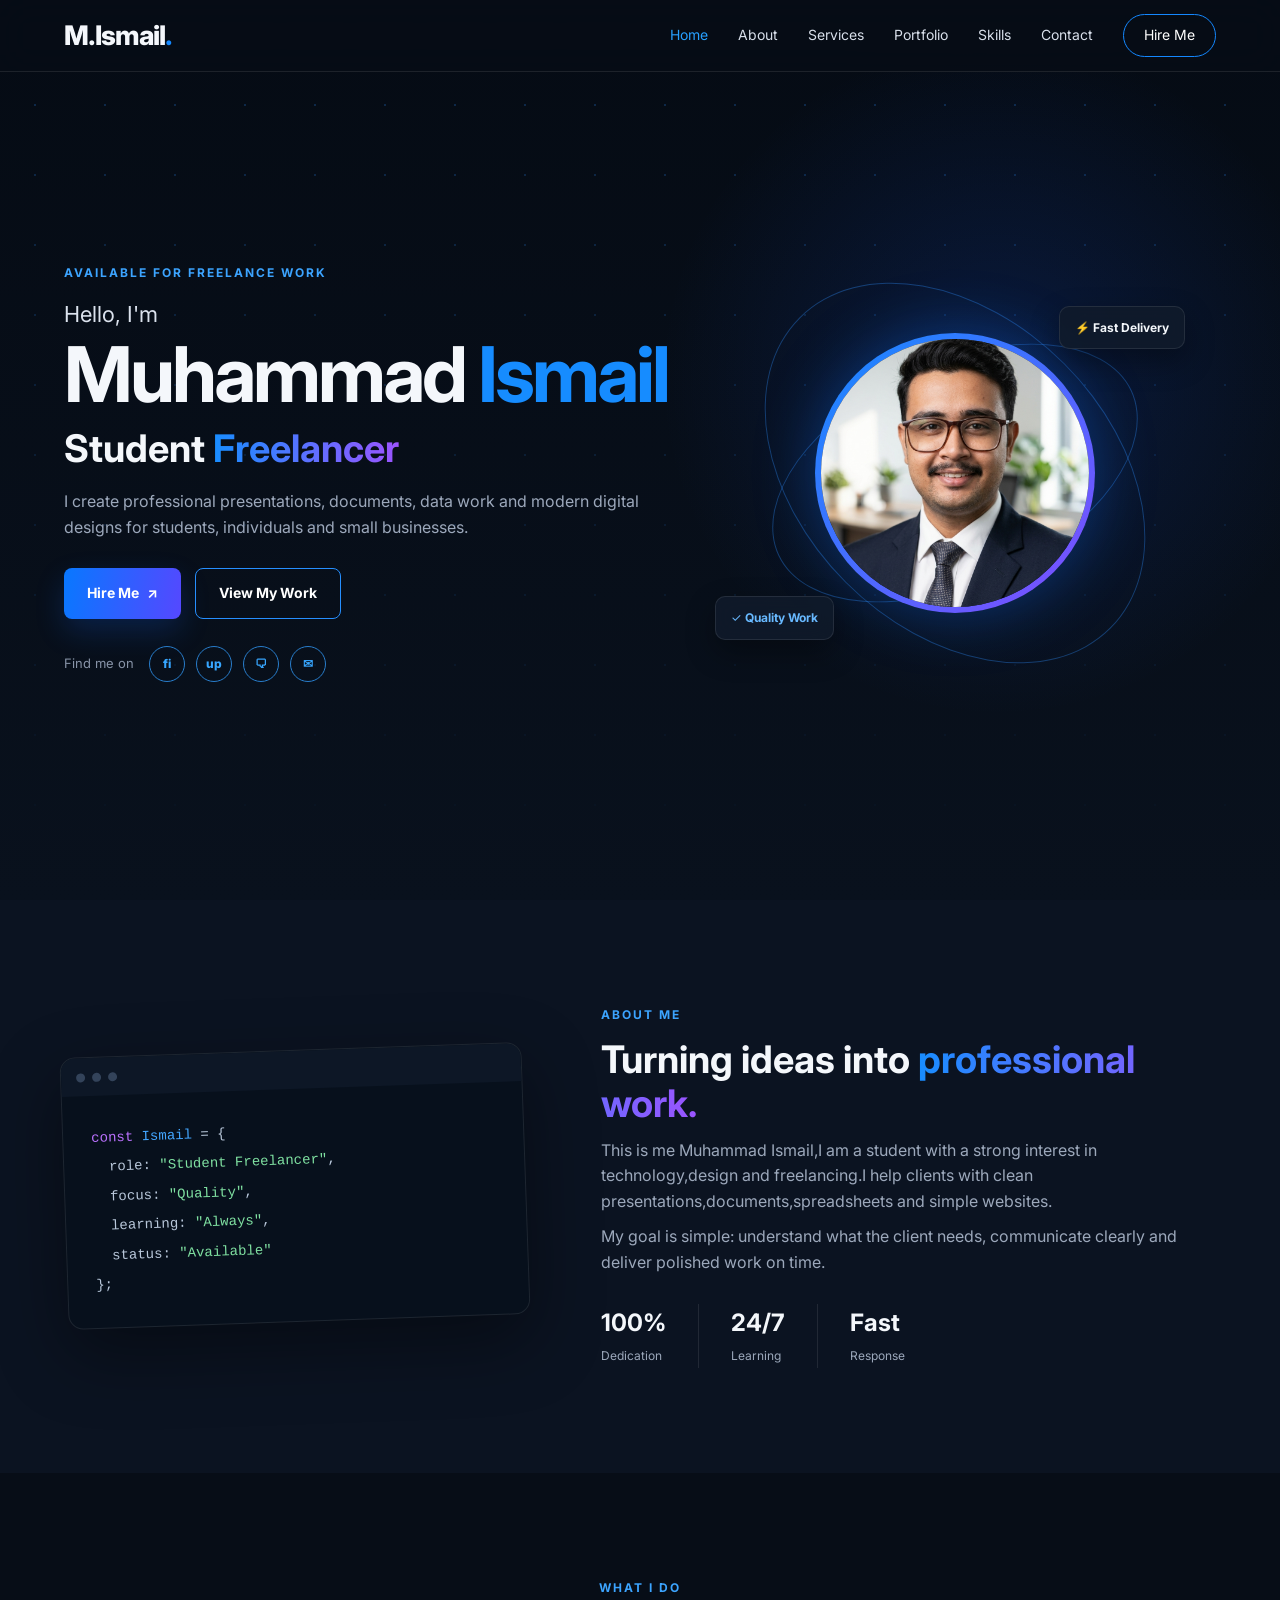
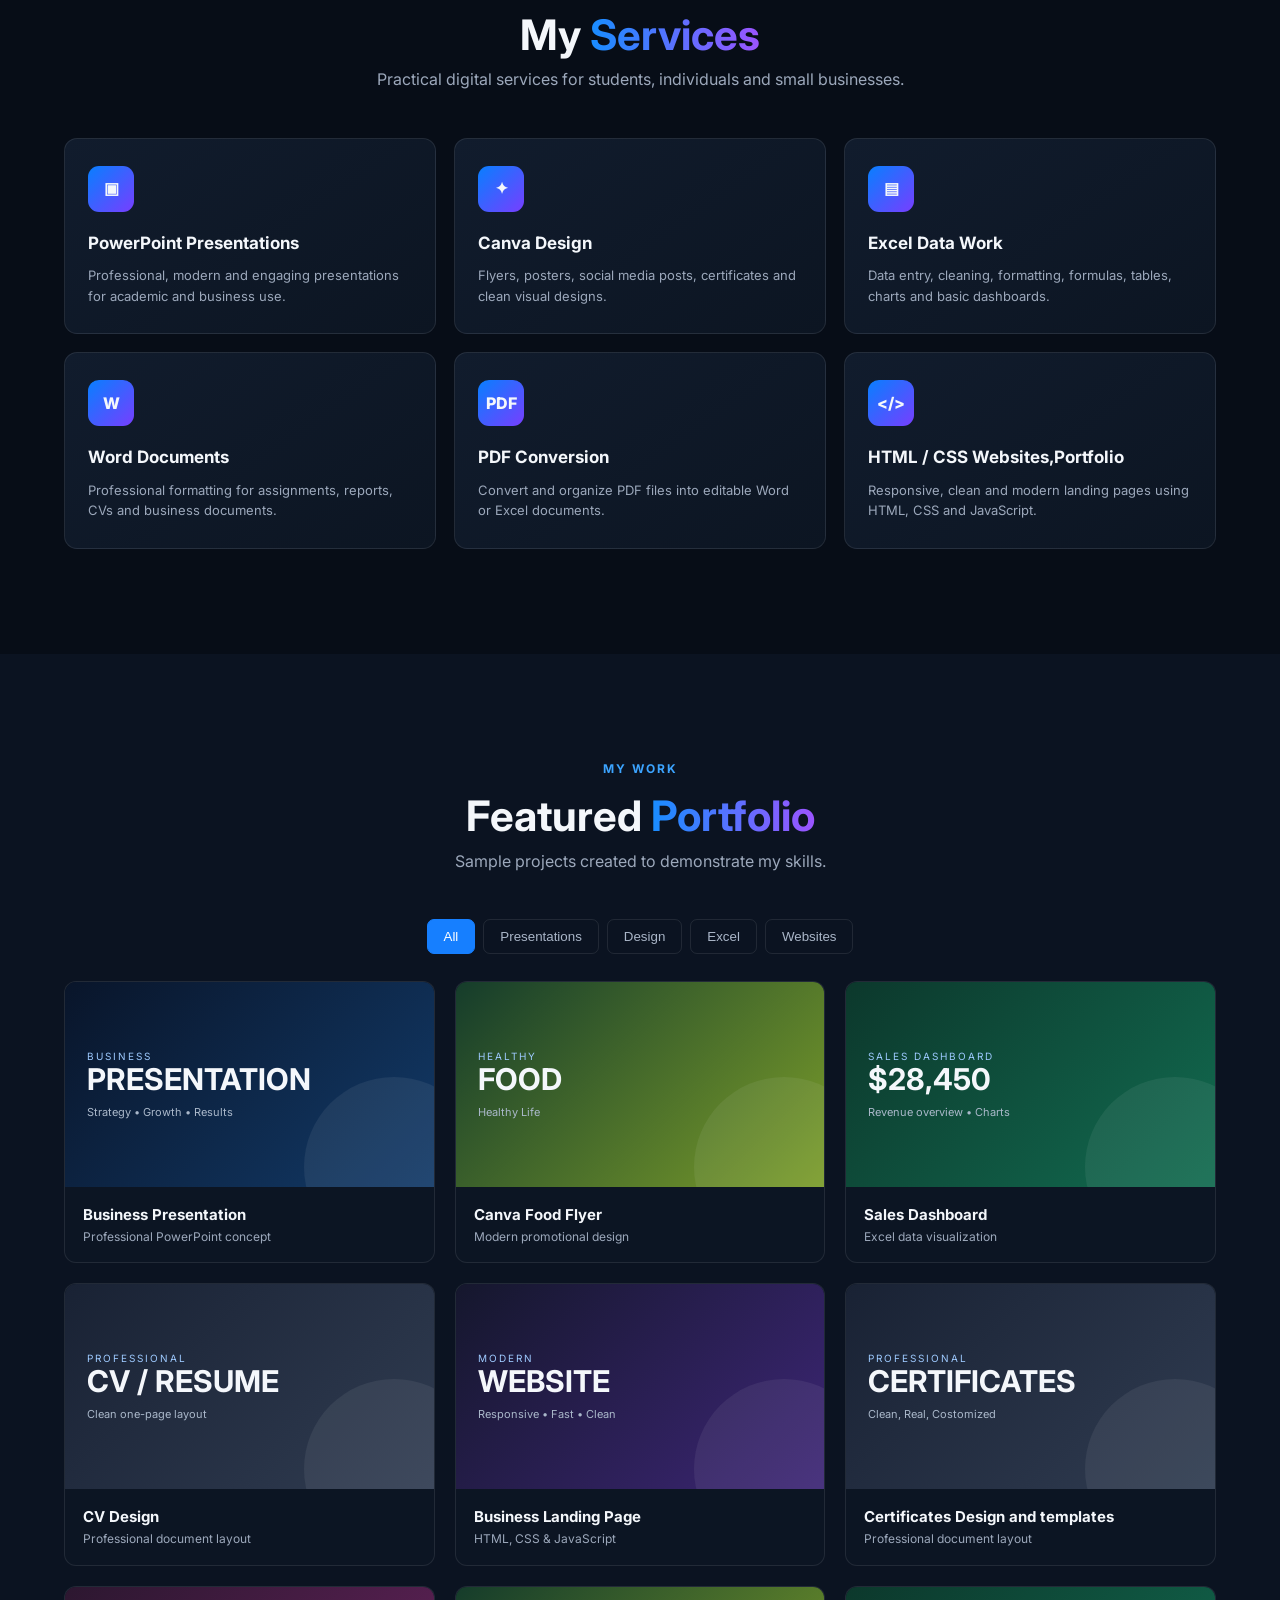
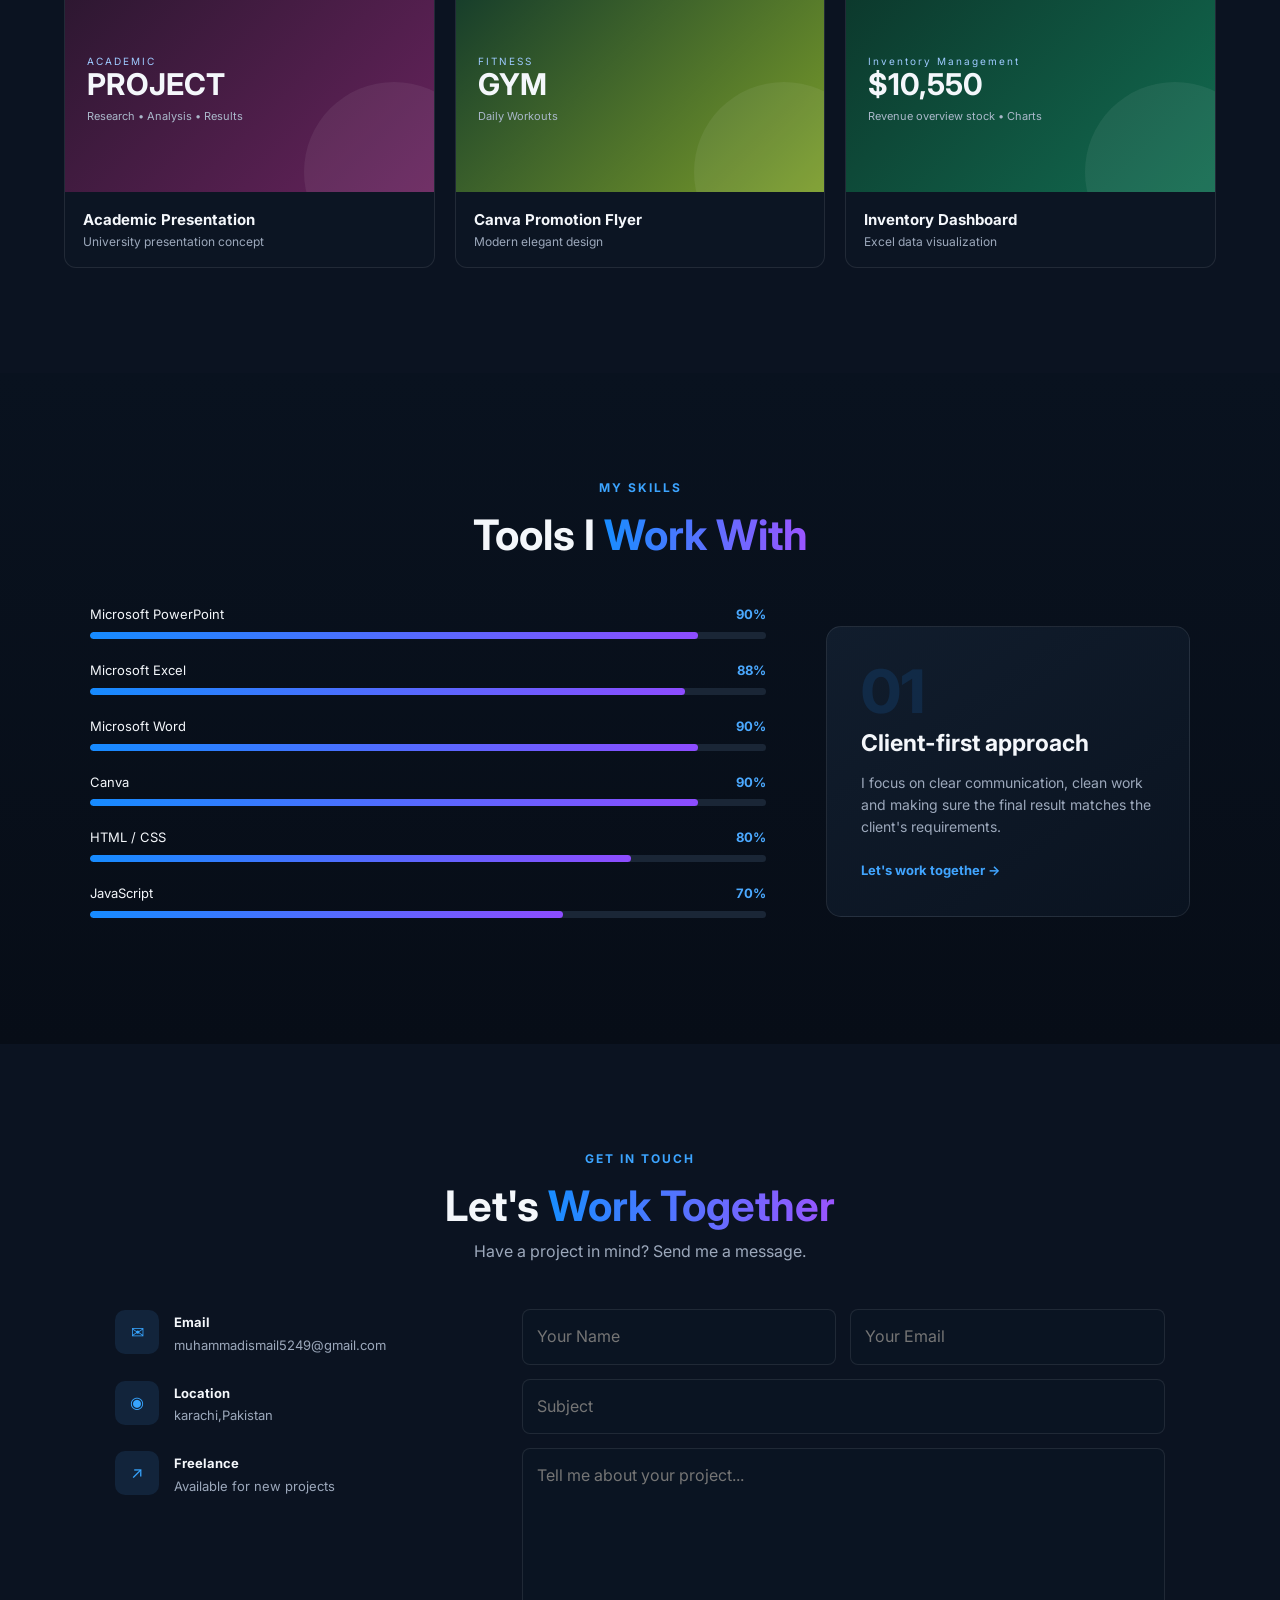
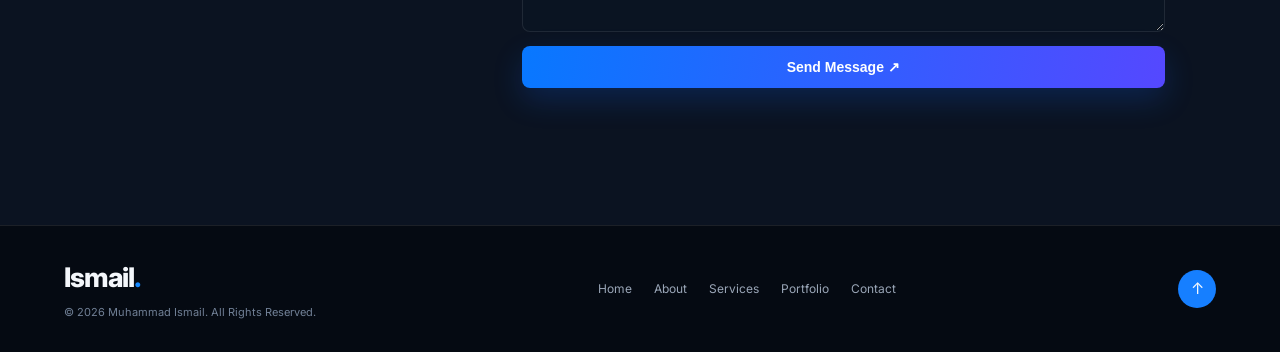
<file: index.html>
<!DOCTYPE html>
<html lang="en">
<head>
  <meta charset="UTF-8">
  <meta name="viewport" content="width=device-width, initial-scale=1.0">
  <meta name="description" content="Muhammad Ismail - Student Freelancer Portfolio">
  <link rel="icon" type="image/jpg" href="profile.jpg">
  <title>Muhammad Ismail | Student Freelancer</title>
  <link rel="preconnect" href="https://fonts.googleapis.com">
  <link rel="preconnect" href="https://fonts.gstatic.com" crossorigin>
  <link href="https://fonts.googleapis.com/css2?family=Inter:wght@400;500;600;700;800&display=swap" rel="stylesheet">
  <link rel="stylesheet" href="style.css">
</head>
<body>
  <div class="cursor-glow"></div>

  <header class="header">
    <a href="#home" class="logo">M.Ismail<span>.</span></a>
    <button class="menu-toggle" aria-label="Open menu">☰</button>
    <nav class="nav">
      <a class="active" href="#home">Home</a>
      <a href="#about">About</a>
      <a href="#services">Services</a>
      <a href="#portfolio">Portfolio</a>
      <a href="#skills">Skills</a>
      <a href="#contact">Contact</a>
      <a href="#contact" class="hire-btn">Hire Me</a>
    </nav>
  </header>

  <main>
    <section id="home" class="hero section">
      <div class="particles"></div>
      <div class="hero-copy reveal">
        <p class="eyebrow">AVAILABLE FOR FREELANCE WORK</p>
        <p class="hello">Hello, I'm</p>
        <h1>Muhammad <span>Ismail</span></h1>
        <h2>Student <span>Freelancer</span></h2>
        <p class="hero-text">
          I create professional presentations, documents, data work and modern digital designs
          for students, individuals and small businesses.
        </p>
        <div class="hero-actions">
          <a href="#contact" class="btn primary">Hire Me <span>↗</span></a>
          <a href="#portfolio" class="btn secondary">View My Work</a>
        </div>
        <div class="socials">
          <span>Find me on</span>
          <a href="#" aria-label="Fiverr">fi</a>
          <a href="#" aria-label="Upwork">up</a>
          <a href="https://wa.me/923249226126"target="_blank"aria-label="WhatsApp">🗨</a>
          <a href="https://mail.google.com/mail/?view=cm&fs=1&to=muhammadismail5249@gmail.com" target="_blank" aria-label="Email">✉</a>        </div>
      </div>

      <div class="hero-visual reveal">
        <div class="orbit orbit-one"></div>
        <div class="orbit orbit-two"></div>
        <div class="profile-ring">
          <div class="profile-placeholder">
             <img src="profile.jpg" alt="Muhammad Ismail">
          </div>
        </div>
        <div class="floating-card card-one">⚡ <b>Fast Delivery</b></div>
        <div class="floating-card card-two">✓ <b>Quality Work</b></div>
      </div>
    </section>

    <section id="about" class="section about">
      <div class="about-image reveal">
        <div class="code-window">
          <div class="window-bar"><i></i><i></i><i></i></div>
          <pre><span class="purple">const</span> <span class="blue">Ismail</span> = {
  role: <span class="green">"Student Freelancer"</span>,
  focus: <span class="green">"Quality"</span>,
  learning: <span class="green">"Always"</span>,
  status: <span class="green">"Available"</span>
};</pre>
        </div>
      </div>
      <div class="about-content reveal">
        <p class="section-label">ABOUT ME</p>
        <h2>Turning ideas into <span>professional work.</span></h2>
        <p>
          This is me Muhammad Ismail,I am a student with a strong interest in technology,design and
          freelancing.I help clients with clean presentations,documents,spreadsheets and
          simple websites.
        </p>
        <p>
          My goal is simple: understand what the client needs, communicate clearly and deliver
          polished work on time.
        </p>
        <div class="stats">
          <div><strong>100%</strong><span>Dedication</span></div>
          <div><strong>24/7</strong><span>Learning</span></div>
          <div><strong>Fast</strong><span>Response</span></div>
        </div>
      </div>
    </section>

    <section id="services" class="section">
      <div class="section-heading reveal">
        <p class="section-label">WHAT I DO</p>
        <h2>My <span>Services</span></h2>
        <p>Practical digital services for students, individuals and small businesses.</p>
      </div>

      <div class="service-grid">
        <article class="service-card reveal"><div class="icon">▣</div><h3>PowerPoint Presentations</h3><p>Professional, modern and engaging presentations for academic and business use.</p></article>
        <article class="service-card reveal"><div class="icon">✦</div><h3>Canva Design</h3><p>Flyers, posters, social media posts, certificates and clean visual designs.</p></article>
        <article class="service-card reveal"><div class="icon">▤</div><h3>Excel Data Work</h3><p>Data entry, cleaning, formatting, formulas, tables, charts and basic dashboards.</p></article>
        <article class="service-card reveal"><div class="icon">W</div><h3>Word Documents</h3><p>Professional formatting for assignments, reports, CVs and business documents.</p></article>
        <article class="service-card reveal"><div class="icon">PDF</div><h3>PDF Conversion</h3><p>Convert and organize PDF files into editable Word or Excel documents.</p></article>
        <article class="service-card reveal"><div class="icon">&lt;/&gt;</div><h3>HTML / CSS Websites,Portfolio</h3><p>Responsive, clean and modern landing pages using HTML, CSS and JavaScript.</p></article>
      </div>
    </section>

    <section id="portfolio" class="section portfolio">
      <div class="section-heading reveal">
        <p class="section-label">MY WORK</p>
        <h2>Featured <span>Portfolio</span></h2>
        <p>Sample projects created to demonstrate my skills.</p>
      </div>

      <div class="filters reveal">
        <button class="filter active" data-filter="all">All</button>
        <button class="filter" data-filter="presentation">Presentations</button>
        <button class="filter" data-filter="design">Design</button>
        <button class="filter" data-filter="excel">Excel</button>
        <button class="filter" data-filter="web">Websites</button>
      </div>

      <div class="portfolio-grid">
      <a href="https://docs.google.com/presentation/d/e/2PACX-1vQ9EvlPSG4o4XwT_IqhSb343CEzPjnAFYWs-Srt_BkLP_o9nIYdHU1rQt0R4cli_vLFjtCl6Ilx6lZ0/pub?start=true&loop=false&delayms=3000" target="_blank">
        <article class="project reveal" data-category="presentation">
          <div class="project-preview presentation-preview"><small>BUSINESS</small><strong>PRESENTATION</strong><span>Strategy • Growth • Results</span></div>
          <div class="project-info"><h3>Business Presentation</h3><p>Professional PowerPoint concept</p></div>
        </article>
      </a>
      <a href="portfolio_demos/canva/FreshBite_Healthy_Food_Flyer.pdf" target="_blank">
        <article class="project reveal" data-category="design">
          <div class="project-preview design-preview"><small>HEALTHY</small><strong>FOOD</strong><span>Healthy Life</span></div>
          <div class="project-info"><h3>Canva Food Flyer</h3><p>Modern promotional design</p></div>
        </article>
      </a>
      <a href="https://docs.google.com/spreadsheets/d/11xEQh02WxJA2PEeQP0-7pApDPvlnrhSb/edit?usp=sharing&ouid=103864568103376721394&rtpof=true&sd=true" target="_blank">
        <article class="project reveal" data-category="excel">
          <div class="project-preview excel-preview"><small>SALES DASHBOARD</small><strong>$28,450</strong><span>Revenue overview • Charts</span></div>
          <div class="project-info"><h3>Sales Dashboard</h3><p>Excel data visualization</p></div>
        </article>
      </a>
      <a href="https://docs.google.com/document/d/e/2PACX-1vR-H7ofBLmMuUugTfJaitJ6tb3MfGveWKKubimO5EyFiuIufeFYe_IhRJ5NgppYKIF-kqU5XofCYb2K/pub" target="_blank">
        <article class="project reveal" data-category="design">
          <div class="project-preview cv-preview"><small>PROFESSIONAL</small><strong>CV / RESUME</strong><span>Clean one-page layout</span></div>
          <div class="project-info"><h3>CV Design</h3><p>Professional document layout</p></div>
        </article>
      </a>
      <a href="portfolio_demos/website-demo/landingpage.html" target="_blank">
          <article class="project reveal" data-category="web">
          <div class="project-preview web-preview"><small>MODERN</small><strong>WEBSITE</strong><span>Responsive • Fast • Clean</span></div>
          <div class="project-info"><h3>Business Landing Page</h3><p>HTML, CSS & JavaScript</p></div>
        </article>
      </a>
      <a href="portfolio_demos/word/Certficates.pdf" target="_blank">
        <article class="project reveal" data-category="design">
          <div class="project-preview cv-preview"><small>PROFESSIONAL</small><strong>CERTIFICATES</strong><span>Clean, Real, Costomized</span></div>
          <div class="project-info"><h3>Certificates Design and templates</h3><p>Professional document layout</p></div>
        </article>
      </a>
      <a href="https://docs.google.com/presentation/d/e/2PACX-1vT3UYHKWd8Lc_nZu9o02Yv4osR16dUj2tOhq0pBeEeKrJ58E3ygMscA77oAHjPl_m_kpDwqGxwlkdIF/pub?start=true&loop=false&delayms=3000" target="_blank">
        <article class="project reveal" data-category="presentation">
          <div class="project-preview academic-preview"><small>ACADEMIC</small><strong>PROJECT</strong><span>Research • Analysis • Results</span></div>
          <div class="project-info"><h3>Academic Presentation</h3><p>University presentation concept</p></div>
        </article>
      </a>
      <a href="portfolio_demos/canva/detailed_beast_mode_gym_flyer.pdf" target="_blank">
        <article class="project reveal" data-category="design">
          <div class="project-preview design-preview"><small>FITNESS</small><strong>GYM</strong><span>Daily Workouts</span></div>
          <div class="project-info"><h3>Canva Promotion Flyer</h3><p>Modern elegant design</p></div>
        </article>
      </a>
      <a href="https://docs.google.com/spreadsheets/d/1XzclwBQVCOEuHcIxw5DLYfMisi_lr38J/edit?usp=sharing&ouid=103864568103376721394&rtpof=true&sd=true" target="_blank">
        <article class="project reveal" data-category="excel">
          <div class="project-preview excel-preview"><small>Inventory Management</small><strong>$10,550</strong><span>Revenue overview stock • Charts</span></div>
          <div class="project-info"><h3>Inventory Dashboard</h3><p>Excel data visualization</p></div>
        </article>
      </a>
      </div>
    </section>

    <section id="skills" class="section skills-section">
      <div class="section-heading reveal">
        <p class="section-label">MY SKILLS</p>
        <h2>Tools I <span>Work With</span></h2>
      </div>
      <div class="skills-layout">
        <div class="skill-list">
          <div class="skill reveal"><div><span>Microsoft PowerPoint</span><b>90%</b></div><div class="bar"><i style="width:90%"></i></div></div>
          <div class="skill reveal"><div><span>Microsoft Excel</span><b>88%</b></div><div class="bar"><i style="width:88%"></i></div></div>
          <div class="skill reveal"><div><span>Microsoft Word</span><b>90%</b></div><div class="bar"><i style="width:90%"></i></div></div>
          <div class="skill reveal"><div><span>Canva</span><b>90%</b></div><div class="bar"><i style="width:90%"></i></div></div>
          <div class="skill reveal"><div><span>HTML / CSS</span><b>80%</b></div><div class="bar"><i style="width:80%"></i></div></div>
          <div class="skill reveal"><div><span>JavaScript</span><b>70%</b></div><div class="bar"><i style="width:70%"></i></div></div>
        </div>
        <div class="skill-card reveal">
          <div class="big-number">01</div>
          <h3>Client-first approach</h3>
          <p>I focus on clear communication, clean work and making sure the final result matches the client's requirements.</p>
          <a href="#contact">Let's work together →</a>
        </div>
      </div>
    </section>

    <section id="contact" class="section contact">
      <div class="section-heading reveal">
        <p class="section-label">GET IN TOUCH</p>
        <h2>Let's <span>Work Together</span></h2>
        <p>Have a project in mind? Send me a message.</p>
      </div>
      <div class="contact-grid">
        <div class="contact-info reveal">
          <div class="contact-item"><span>✉</span><div><b>Email</b><p>muhammadismail5249@gmail.com</p></div></div>
          <div class="contact-item"><span>◉</span><div><b>Location</b><p>karachi,Pakistan</p></div></div>
          <div class="contact-item"><span>↗</span><div><b>Freelance</b><p>Available for new projects</p></div></div>
        </div>
        <form class="contact-form reveal" id="contact-form">

  <div class="form-row">
    <input type="text" name="name" placeholder="Your Name" required>

    <input type="email" name="email" placeholder="Your Email" required>
  </div>

  <input type="text" name="subject" placeholder="Subject" required>

  <textarea
    name="message"
    rows="6"
    placeholder="Tell me about your project..."
    required
  ></textarea>

  <button class="btn primary" type="submit" id="submitBtn">
    Send Message ↗
  </button>

  <p class="form-note" id="formNote"></p>

</form>
      </div>
    </section>
  </main>

  <footer>
    <div><a href="#home" class="logo">Ismail<span>.</span></a><p>© <span id="year"></span> Muhammad Ismail. All Rights Reserved.</p></div>
    <div class="footer-links"><a href="#home">Home</a><a href="#about">About</a><a href="#services">Services</a><a href="#portfolio">Portfolio</a><a href="#contact">Contact</a></div>
    <a class="top" href="#home" aria-label="Back to top">↑</a>
  </footer>

  <script src="script.js"></script>
</body>
</html>
</file>
<file: style.css>
*{
    margin:0;
    padding:0;
    box-sizing:border-box;
}

:root{
    --bg:#070d17;
    --bg2:#0b1321;
    --card:#101a2a;
    --text:#f4f7fb;
    --muted:#9ca8bb;
    --blue:#1488ff;
    --purple:#8d4cff;
    --border:rgba(255,255,255,.09);
}

html{
    scroll-behavior:smooth;
}

body{
    font-family:Inter,Arial,sans-serif;
    background:var(--bg);
    color:var(--text);
    line-height:1.6;
    overflow-x:hidden;
}

a{
    text-decoration:none;
    color:inherit;
}

/* ================= HEADER ================= */

.header{
    position:fixed;
    z-index:1000;
    top:0;
    left:0;
    width:100%;
    height:72px;
    padding:0 5%;
    display:flex;
    align-items:center;
    justify-content:space-between;
    background:rgba(7,13,23,.78);
    backdrop-filter:blur(18px);
    border-bottom:1px solid var(--border);
}

.logo{
    font-size:27px;
    font-weight:800;
    letter-spacing:-1px;
}

.logo span{
    color:var(--blue);
}

.nav{
    display:flex;
    align-items:center;
    gap:30px;
}

.nav a{
    font-size:14px;
    color:#d9e0eb;
    transition:.25s;
}

.nav a:hover,
.nav a.active{
    color:#27a0ff;
}

.hire-btn{
    border:1px solid var(--blue);
    padding:9px 20px;
    border-radius:25px!important;
    color:#fff!important;
}

.menu-toggle{
    display:none;
    background:none;
    border:0;
    color:#fff;
    font-size:26px;
}

/* ================= GENERAL ================= */

.section{
    padding:105px 5%;
    position:relative;
}

/* ================= HERO ================= */

.hero{
    min-height:100vh;
    padding-top:150px;
    display:flex;
    align-items:center;
    justify-content:space-between;
    gap:60px;
    background:
        radial-gradient(
            circle at 78% 42%,
            rgba(24,92,255,.17),
            transparent 30%
        ),
        linear-gradient(180deg,#050b14,#09111d);
}

.hero-copy{
    max-width:680px;
    z-index:2;
}

.eyebrow,
.section-label{
    font-size:12px;
    letter-spacing:2px;
    font-weight:700;
    color:#3ca4ff;
    margin-bottom:14px;
}

.hello{
    font-size:22px;
    color:#dbe2ed;
    margin-bottom:3px;
}

h1{
    font-size:clamp(45px,6vw,78px);
    line-height:1.05;
    letter-spacing:-3px;
}

h1 span,
h2 span{
    background:linear-gradient(90deg,#188dff,#9b54ff);
    -webkit-background-clip:text;
    color:transparent;
}

h1 span{
    color:#168cff;
    background:none;
}

h2{
    font-size:clamp(26px,3vw,38px);
    line-height:1.15;
    margin:12px 0;
}

h2 span{
    color:transparent;
}

.hero-text{
    color:var(--muted);
    max-width:610px;
    font-size:16px;
    margin:18px 0 28px;
}

.hero-actions{
    display:flex;
    gap:14px;
    flex-wrap:wrap;
}

.btn{
    display:inline-flex;
    align-items:center;
    justify-content:center;
    gap:8px;
    padding:13px 23px;
    border-radius:8px;
    font-weight:700;
    font-size:14px;
    cursor:pointer;
    border:0;
}

.primary{
    background:linear-gradient(100deg,#0878ff,#5548ff);
    color:#fff;
    box-shadow:0 12px 30px rgba(20,105,255,.2);
}

.secondary{
    border:1px solid #268fff;
    color:#fff;
    background:transparent;
}

/* ================= SOCIAL ICONS ================= */

.socials{
    display:flex;
    align-items:center;
    gap:11px;
    margin-top:27px;
}

.socials > span{
    font-size:13px;
    color:#8793a7;
    margin-right:4px;
}

.socials a{
    width:36px;
    height:36px;
    border:1px solid #287dcb;
    border-radius:50%;
    display:grid;
    place-items:center;
    font-size:12px;
    font-weight:800;
    color:#37a6ff;
    transition:.25s;
}

.socials a:hover{
    background:#1488ff;
    color:#fff;
    transform:translateY(-3px);
}

/* ================= HERO IMAGE ================= */

.hero-visual{
    width:430px;
    height:430px;
    position:relative;
    display:grid;
    place-items:center;
    margin-right:4%;
}

.profile-ring{
    width:280px;
    height:280px;
    border-radius:50%;
    padding:6px;
    background:linear-gradient(135deg,#128bff,#824bff);
    box-shadow:0 0 60px rgba(17,115,255,.35);
    z-index:2;
}

.profile-placeholder{
    width:100%;
    height:100%;
    border-radius:50%;
    background:radial-gradient(
        circle at 50% 35%,
        #253954,
        #0c1727 65%
    );
    overflow:hidden;
    position:relative;
}

.profile-placeholder img{
    width:100%;
    height:100%;
    object-fit:cover;
    object-position:center 25%;
    display:block;
}

.orbit{
    position:absolute;
    border:1px solid rgba(47,143,255,.35);
    border-radius:50%;
    animation:spin 14s linear infinite;
}

.orbit-one{
    width:390px;
    height:220px;
    transform:rotate(-25deg);
}

.orbit-two{
    width:440px;
    height:310px;
    transform:rotate(45deg);
    animation-duration:20s;
}

.floating-card{
    position:absolute;
    z-index:4;
    background:rgba(16,27,43,.88);
    border:1px solid var(--border);
    backdrop-filter:blur(10px);
    padding:11px 15px;
    border-radius:10px;
    font-size:12px;
    box-shadow:0 12px 30px #0005;
}

.card-one{
    top:48px;
    right:-15px;
}

.card-two{
    bottom:48px;
    left:-25px;
    color:#68b9ff;
}

@keyframes spin{
    to{
        transform:rotate(335deg);
    }
}

/* ================= ABOUT ================= */

.about{
    background:var(--bg2);
    display:grid;
    grid-template-columns:.9fr 1.2fr;
    gap:75px;
    align-items:center;
}

.code-window{
    background:#07101c;
    border:1px solid var(--border);
    border-radius:15px;
    box-shadow:0 25px 70px #0006;
    overflow:hidden;
    transform:rotate(-2deg);
}

.window-bar{
    height:38px;
    background:#0d1726;
    display:flex;
    align-items:center;
    gap:7px;
    padding:0 15px;
}

.window-bar i{
    width:9px;
    height:9px;
    border-radius:50%;
    background:#33435a;
}

.code-window pre{
    padding:28px;
    color:#b9c8db;
    font:14px/2.1 Consolas,monospace;
    overflow:auto;
}

.purple{
    color:#bb71ff;
}

.blue{
    color:#43a6ff;
}

.green{
    color:#7fe0a1;
}

.about-content > p:not(.section-label){
    color:var(--muted);
    margin:10px 0;
    max-width:680px;
}

.stats{
    display:flex;
    gap:0;
    margin-top:28px;
}

.stats div{
    padding:0 32px;
    border-left:1px solid var(--border);
}

.stats div:first-child{
    padding-left:0;
    border-left:0;
}

.stats strong{
    display:block;
    font-size:24px;
}

.stats span{
    font-size:12px;
    color:var(--muted);
}

/* ================= SECTION HEADINGS ================= */

.section-heading{
    text-align:center;
    max-width:650px;
    margin:0 auto 45px;
}

.section-heading h2{
    font-size:42px;
    margin:0 0 8px;
}

.section-heading > p:last-child{
    color:var(--muted);
}

/* ================= SERVICES ================= */

.service-grid{
    display:grid;
    grid-template-columns:repeat(3,1fr);
    gap:18px;
    max-width:1200px;
    margin:auto;
}

.service-card{
    padding:27px 23px;
    background:linear-gradient(145deg,#111c2d,#0c1522);
    border:1px solid var(--border);
    border-radius:13px;
    transition:.3s;
}

.service-card:hover{
    transform:translateY(-7px);
    border-color:rgba(39,144,255,.4);
    box-shadow:0 20px 40px #0004;
}

.icon{
    width:46px;
    height:46px;
    border-radius:11px;
    display:grid;
    place-items:center;
    background:linear-gradient(135deg,#087fff,#773eff);
    font-weight:800;
    margin-bottom:18px;
}

.service-card h3{
    font-size:17px;
    margin-bottom:8px;
}

.service-card p{
    color:var(--muted);
    font-size:13px;
}

/* ================= PORTFOLIO ================= */

.portfolio{
    background:var(--bg2);
}

.filters{
    display:flex;
    justify-content:center;
    gap:8px;
    flex-wrap:wrap;
    margin-bottom:27px;
}

.filter{
    background:transparent;
    color:#aab6c8;
    border:1px solid var(--border);
    padding:9px 16px;
    border-radius:7px;
    cursor:pointer;
}

.filter.active,
.filter:hover{
    background:#167fff;
    color:#fff;
    border-color:#167fff;
}

.portfolio-grid{
    max-width:1200px;
    margin:auto;
    display:grid;
    grid-template-columns:repeat(3,1fr);
    gap:20px;
}

.project{
    border:1px solid var(--border);
    border-radius:12px;
    overflow:hidden;
    background:#0c1523;
    transition:.3s;
}

.project:hover{
    transform:translateY(-5px);
    border-color:#236ea8;
}

.project.hidden{
    display:none;
}

.project-preview{
    height:205px;
    padding:22px;
    display:flex;
    flex-direction:column;
    justify-content:center;
    position:relative;
    overflow:hidden;
}

.project-preview:after{
    content:"";
    position:absolute;
    width:180px;
    height:180px;
    border-radius:50%;
    background:#fff1;
    right:-50px;
    bottom:-70px;
}

.project-preview small{
    font-size:10px;
    letter-spacing:2px;
    color:#9ecaff;
}

.project-preview strong{
    font-size:30px;
    line-height:1.05;
}

.project-preview span{
    font-size:11px;
    color:#aab8ca;
    margin-top:8px;
}

.presentation-preview{
    background:linear-gradient(135deg,#09152a,#123a68);
}

.design-preview{
    background:linear-gradient(135deg,#153c2b,#7b9d2a);
}

.excel-preview{
    background:linear-gradient(135deg,#0c382c,#126b50);
}

.cv-preview{
    background:linear-gradient(135deg,#192234,#303c51);
}

.web-preview{
    background:linear-gradient(135deg,#15172d,#3d2676);
}

.academic-preview{
    background:linear-gradient(135deg,#2c1730,#67235d);
}

.project-info{
    padding:16px 18px;
}

.project-info h3{
    font-size:15px;
}

.project-info p{
    font-size:12px;
    color:var(--muted);
}

/* ================= SKILLS ================= */

.skills-section{
    background:linear-gradient(180deg,#09121f,#070d17);
}

.skills-layout{
    max-width:1100px;
    margin:auto;
    display:grid;
    grid-template-columns:1.3fr .7fr;
    gap:60px;
    align-items:center;
}

.skill{
    margin-bottom:21px;
}

.skill > div:first-child{
    display:flex;
    justify-content:space-between;
    font-size:13px;
    margin-bottom:7px;
}

.skill b{
    color:#4ba9ff;
}

.bar{
    height:7px;
    background:#1a2636;
    border-radius:10px;
    overflow:hidden;
}

.bar i{
    height:100%;
    display:block;
    border-radius:10px;
    background:linear-gradient(90deg,#168bff,#8d4cff);
}

.skill-card{
    padding:34px;
    background:linear-gradient(145deg,#111d2d,#0a1320);
    border:1px solid var(--border);
    border-radius:15px;
}

.big-number{
    font-size:60px;
    font-weight:800;
    color:#1d8dff22;
    line-height:1;
}

.skill-card h3{
    font-size:23px;
    margin:4px 0 10px;
}

.skill-card p{
    color:var(--muted);
    font-size:14px;
    margin-bottom:18px;
}

.skill-card a{
    color:#41a5ff;
    font-size:13px;
    font-weight:700;
}

/* ================= CONTACT ================= */

.contact{
    background:var(--bg2);
}

.contact-grid{
    max-width:1050px;
    margin:auto;
    display:grid;
    grid-template-columns:.7fr 1.3fr;
    gap:60px;
}

.contact-item{
    display:flex;
    gap:15px;
    align-items:center;
    margin-bottom:24px;
}

.contact-item > span{
    width:44px;
    height:44px;
    display:grid;
    place-items:center;
    border-radius:10px;
    background:#12243b;
    color:#37a5ff;
}

.contact-item b{
    font-size:13px;
}

.contact-item p{
    font-size:13px;
    color:var(--muted);
}

.contact-form{
    display:flex;
    flex-direction:column;
    gap:14px;
}

.form-row{
    display:grid;
    grid-template-columns:1fr 1fr;
    gap:14px;
}

.contact-form input,
.contact-form textarea{
    width:100%;
    border:1px solid var(--border);
    background:#0a1422;
    color:#fff;
    padding:14px;
    border-radius:8px;
    outline:0;
    font:inherit;
}

.contact-form input:focus,
.contact-form textarea:focus{
    border-color:#258fff;
}

.form-note{
    font-size:12px;
    color:#68d69b;
    min-height:18px;
}

/* ================= FOOTER ================= */

footer{
    padding:30px 5%;
    display:flex;
    align-items:center;
    justify-content:space-between;
    border-top:1px solid var(--border);
    background:#050a12;
}

footer p{
    font-size:11px;
    color:#718096;
    margin-top:5px;
}

.footer-links{
    display:flex;
    gap:22px;
    font-size:12px;
    color:#9aa6b7;
}

.footer-links a:hover{
    color:#40a5ff;
}

.top{
    width:38px;
    height:38px;
    border-radius:50%;
    display:grid;
    place-items:center;
    background:#167fff;
}

/* ================= ANIMATIONS ================= */

.reveal{
    opacity:0;
    transform:translateY(25px);
    transition:.7s ease;
}

.reveal.visible{
    opacity:1;
    transform:none;
}

.cursor-glow{
    position:fixed;
    width:280px;
    height:280px;
    border-radius:50%;
    background:radial-gradient(
        circle,
        rgba(30,125,255,.08),
        transparent 65%
    );
    pointer-events:none;
    z-index:-1;
    transform:translate(-50%,-50%);
}

.particles{
    position:absolute;
    inset:0;
    opacity:.25;
    background-image:radial-gradient(
        #298fff 1px,
        transparent 1px
    );
    background-size:70px 70px;
    mask-image:linear-gradient(
        to bottom,
        black,
        transparent
    );
}

/* ================= TABLET ================= */

@media(max-width:900px){

    .nav{
        position:absolute;
        top:72px;
        right:5%;
        display:none;
        flex-direction:column;
        align-items:stretch;
        background:#0b1422;
        border:1px solid var(--border);
        padding:15px;
        width:210px;
        border-radius:12px;
    }

    .nav.open{
        display:flex;
    }

    .menu-toggle{
        display:block;
    }

    .hero{
        padding-top:130px;
        flex-direction:column;
        text-align:center;
    }

    .hero-copy{
        display:flex;
        flex-direction:column;
        align-items:center;
    }

    .hero-visual{
        margin:30px 0 0;
        width:340px;
        height:340px;
    }

    .profile-ring{
        width:230px;
        height:230px;
    }

    .orbit-one{
        width:310px;
    }

    .orbit-two{
        width:350px;
    }

    .about,
    .skills-layout,
    .contact-grid{
        grid-template-columns:1fr;
    }

    .service-grid,
    .portfolio-grid{
        grid-template-columns:repeat(2,1fr);
    }

    .about-image{
        max-width:650px;
        margin:auto;
    }
}

/* ================= MOBILE ================= */

@media(max-width:600px){

    .section{
        padding:85px 5%;
    }

    .service-grid,
    .portfolio-grid{
        grid-template-columns:1fr;
    }

    .form-row{
        grid-template-columns:1fr;
    }

    h1{
        letter-spacing:-2px;
    }

    .hero-visual{
        width:290px;
        height:290px;
    }

    .profile-ring{
        width:205px;
        height:205px;
    }

    .floating-card{
        font-size:10px;
    }

    .card-one{
        right:-8px;
    }

    .card-two{
        left:-8px;
    }

    .stats{
        justify-content:space-between;
    }

    .stats div{
        padding:0 14px;
    }

    footer{
        flex-direction:column;
        gap:20px;
        text-align:center;
    }

    .footer-links{
        flex-wrap:wrap;
        justify-content:center;
    }
}
</file>
